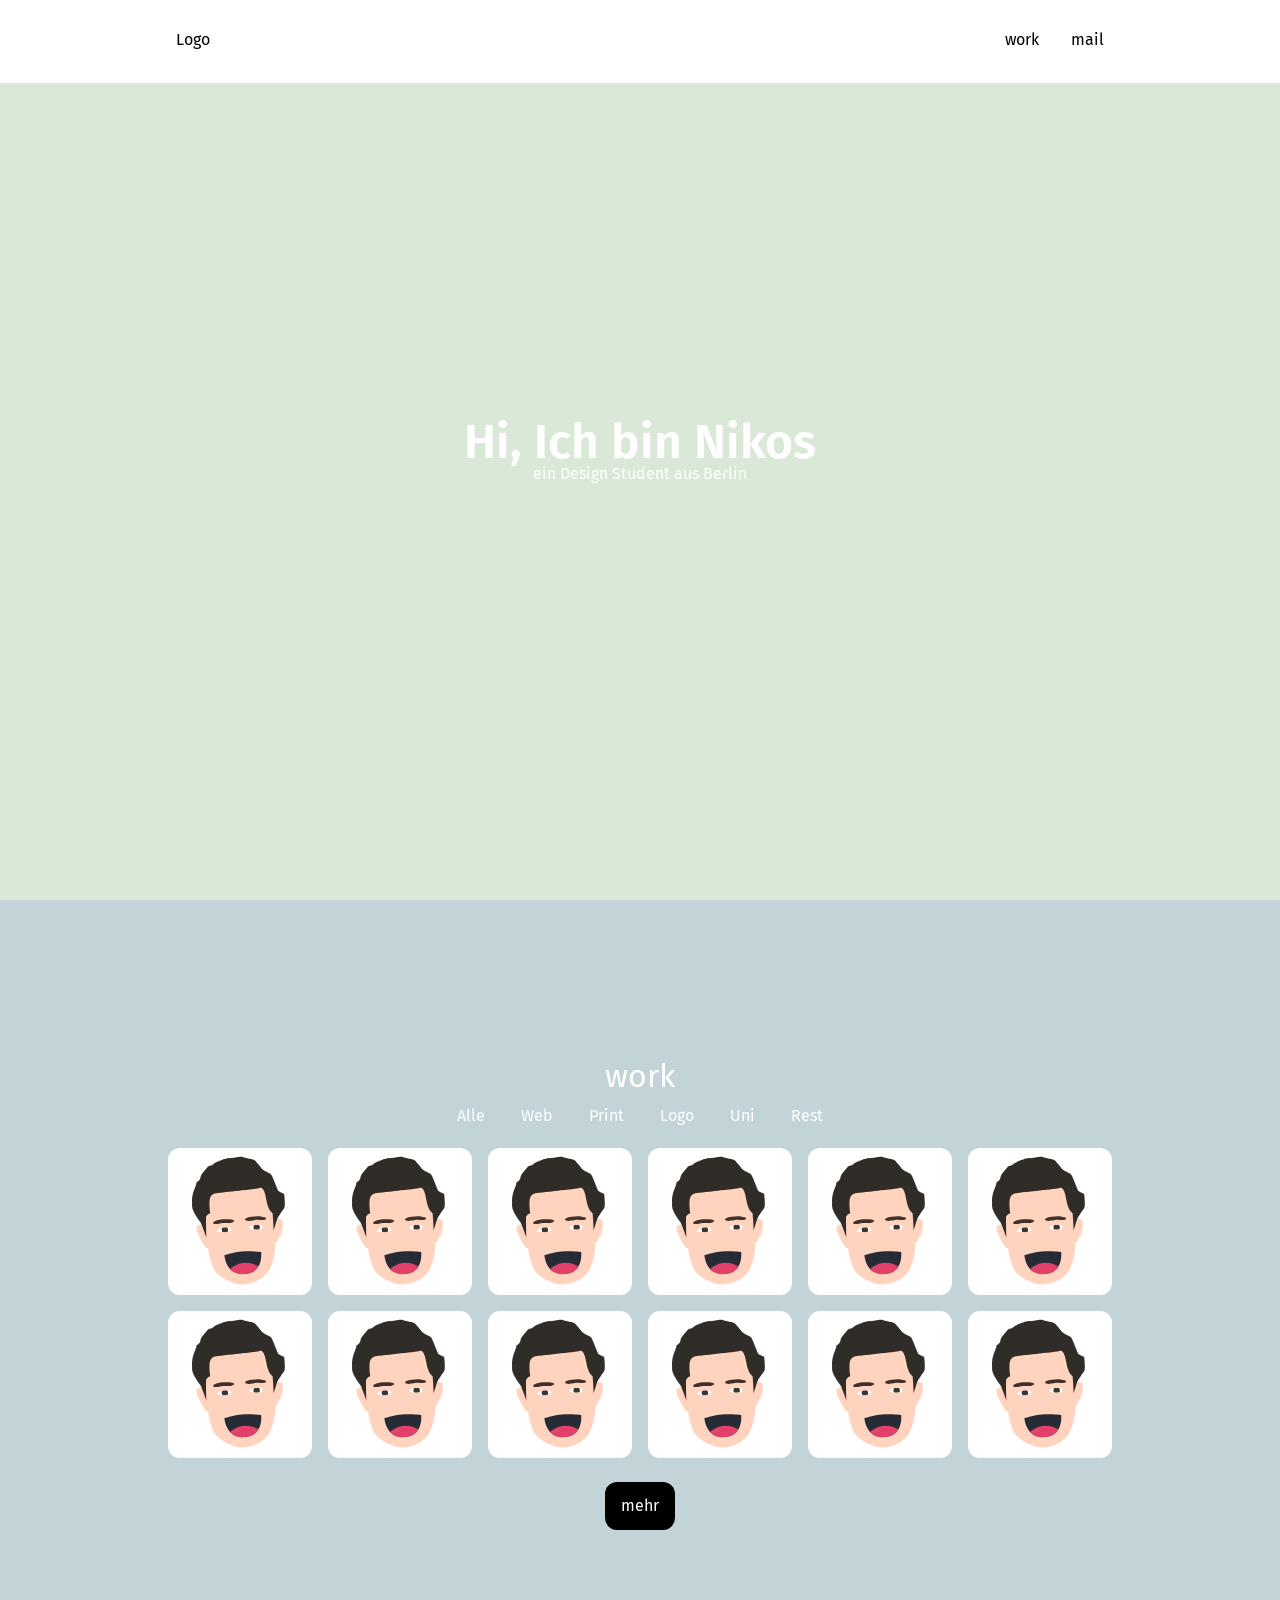
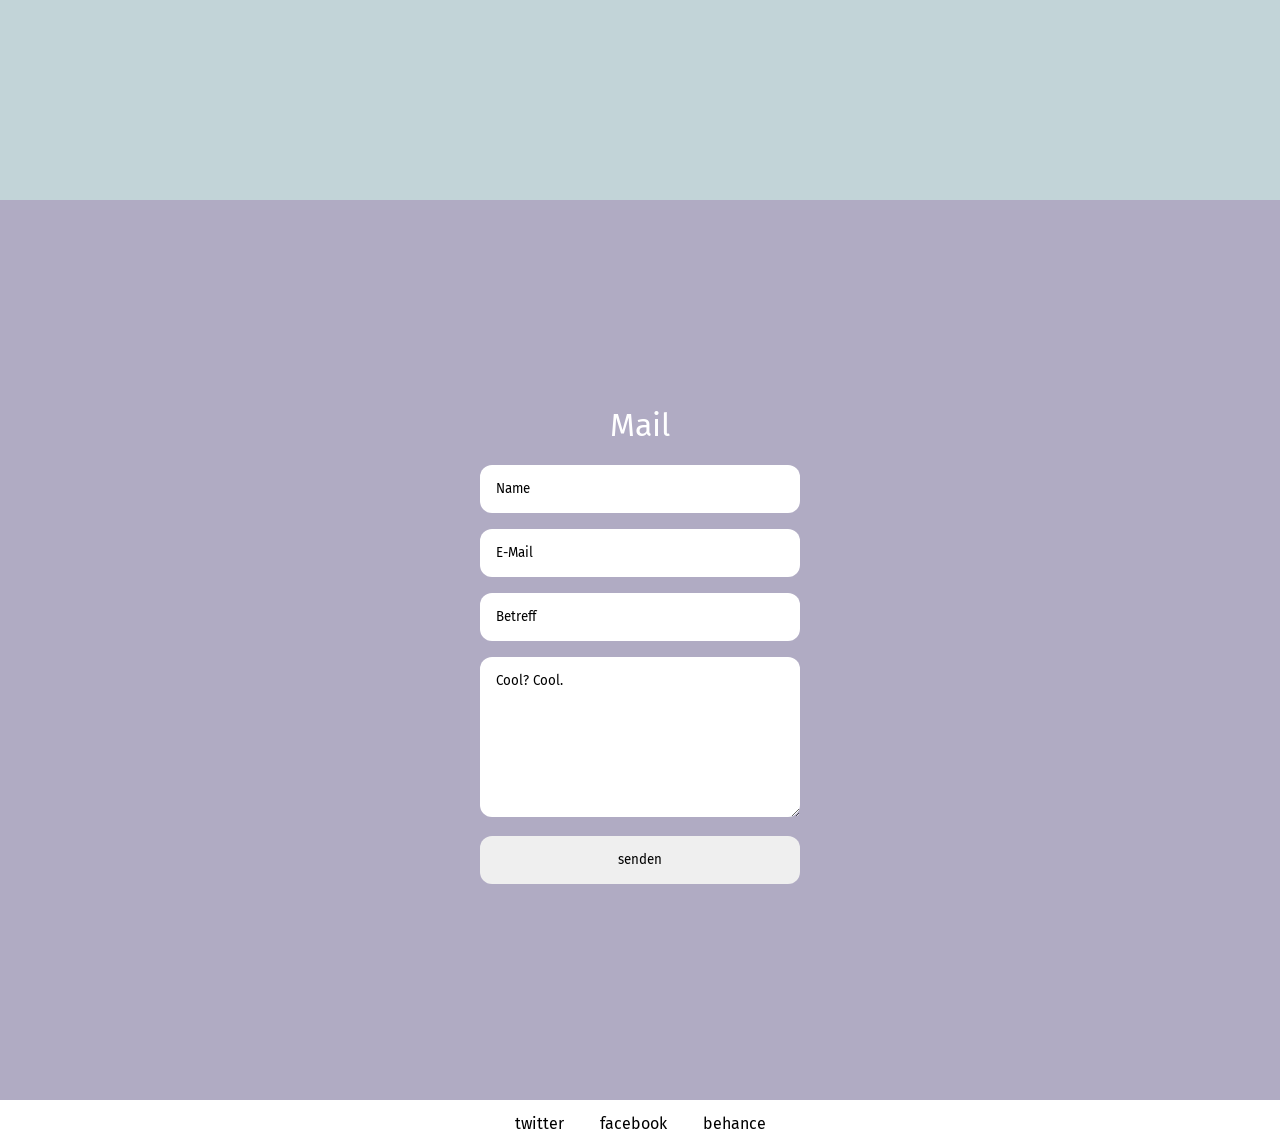
<file: index.html>
<!DOCTYPE html>
<html>

<head>
    <meta charset="utf-8" />
    <meta name="viewport" content="width=device-width, initial-scale=1.0">
    <meta http-equiv="X-UA-Compatible" content="IE=edge,chrome=1" />

    <meta name="author" content="Nikolaos Papathanassopoulos">
    <meta name="copyright" content="&copy; www.papathan.de">

    <meta name="description" content="Portfolio of Nikolaos Papathanassopoulos, communication design student from Berlin, Germany." />
    <meta name="keywords" content="Nikos, Papathan, Nikolaos, Papathanassopoulos, Nikos Papathan, Nikolaos Papathanassopoulos, web design, graphic design, frontend, websites, graphics, illustration, freelance, developer" />
    <title>Nikos Papathanassopoulos</title>
    <meta name="robots" content="index, follow" />

    <link rel="image_src" href="img/logo.svg">
    <link rel="icon" href="img/logo.ico">
    <link href="https://fonts.googleapis.com/css?family=Fira+Sans:300,300i,400,400i,500,500i,700,700i" rel="stylesheet">

    <link rel="stylesheet" href="scss/main.min.css">
</head>

<body>
    <main class="main__wrapper">

        <header class="main__header">
            <div class="container">
                <nav class="main__nav">
                    <ul class="main__nav__navbar">
                        <li class="main__nav__item main__nav__item--logo">
                            <a href="#about" class="main__nav__link main__nav__link--logo">
                                Logo
                            </a>
                        </li>
                        <li class="main__nav__item">
                            <a href="#mail" class="main__nav__link">mail</a>
                        </li>
                        <li class="main__nav__item">
                            <a href="#work" class="main__nav__link">work</a>
                        </li>

                    </ul>
                </nav>
            </div>
        </header>

        <section id="about" class="section section--about">
            <div class="container">
                <article>
                    <h1>Hi, Ich bin Nikos</h1>
                    <p>ein Design Student aus Berlin</p>
                </article>
            </div>
        </section>

        <section id="work" class="section section--work">
            <div class="container">
                <article>
                    <h2>work</h2>
                    <ul class="work__nav">
                        <li class="work__nav__item">
                            <a class="work__nav__item__link" data-filter="*">Alle</a>
                        </li>
                        <li class="work__nav__item">
                            <a class="work__nav__item__link" data-filter="web">Web</a>
                        </li>
                        <li class="work__nav__item">
                            <a class="work__nav__item__link" data-filter="print">Print</a>
                        </li>
                        <li class="work__nav__item">
                            <a class="work__nav__item__link" data-filter="logo">Logo</a>
                        </li>
                        <li class="work__nav__item">
                            <a class="work__nav__item__link" data-filter="uni">Uni</a>
                        </li>
                        <li class="work__nav__item">
                            <a class="work__nav__item__link" data-filter="rest">Rest</a>
                        </li>
                    </ul>

                </article>

                <article>
                    <ul class="work__portfolio">
                        <li class="portfolio__item">
                            <img src="img/logo.svg" alt="">
                        </li>
                        <li class="portfolio__item">
                            <img src="img/logo.svg" alt="">
                        </li>
                        <li class="portfolio__item">
                            <img src="img/logo.svg" alt="">
                        </li>
                        <li class="portfolio__item">
                            <img src="img/logo.svg" alt="">
                        </li>
                        <li class="portfolio__item">
                            <img src="img/logo.svg" alt="">
                        </li>
                        <li class="portfolio__item">
                            <img src="img/logo.svg" alt="">
                        </li>
                        <li class="portfolio__item">
                            <img src="img/logo.svg" alt="">
                        </li>
                        <li class="portfolio__item">
                            <img src="img/logo.svg" alt="">
                        </li>
                        <li class="portfolio__item">
                            <img src="img/logo.svg" alt="">
                        </li>
                        <li class="portfolio__item">
                            <img src="img/logo.svg" alt="">
                        </li>
                        <li class="portfolio__item">
                            <img src="img/logo.svg" alt="">
                        </li>
                        <li class="portfolio__item">
                            <img src="img/logo.svg" alt="">
                        </li>
                        <li class="portfolio__item">
                            <img src="img/logo.svg" alt="">
                        </li>
                        <a class="btn portfolio__button">mehr</a>
                    </ul>
                </article>
            </div>
        </section>

        <section id="mail" class="section section--mail">
            <div class="container">
                <article>
                    <h2>Mail</h2>
                    <form class="mail__form" action="index.html" method="post">
                        <label for=""></label>
                        <input type="" name="name" value="Name">
                        <label for=""></label>
                        <input type="" name="name" value="E-Mail">
                        <label for=""></label>
                        <input type="" name="name" value="Betreff">
                        <label for=""></label>
                        <textarea name="name" rows="8" cols="40">Cool? Cool.</textarea>
                        <input type="button" name="button" value="senden">
                        </button>
                    </form>
                </article>
            </div>

        </section>

        <footer class="main__footer">
            <div class="container">
                <ul class="footer_navbar">
                    <li class="footer__nav__item"><a class="footer__nav__link footer__nav__link--twitter" href="https://twitter.com/">twitter</a></li>
                    <li class="footer__nav__item"><a class="footer__nav__link footer__nav__link--facebook" href="https://www.facebook.com/nikolaos.papathanassopoulos">facebook</a></li>
                    <li class="footer__nav__item"><a class="footer__nav__link footer__nav__link--behance" href="https://www.behance.net/niksda">behance</a></li>
                </ul>
            </div>
        </footer>

    </main>

    <script src="https://ajax.googleapis.com/ajax/libs/jquery/3.1.0/jquery.min.js"></script>
    <script>
    // Das mach ich dannn irgendwann noch fertig
    document.function(){
      $('.portfolio__button').click(){
        $('.portfolio__item').show();
        $('this').hide();
      }
    }
    </script>
</body>

</html>
</file>
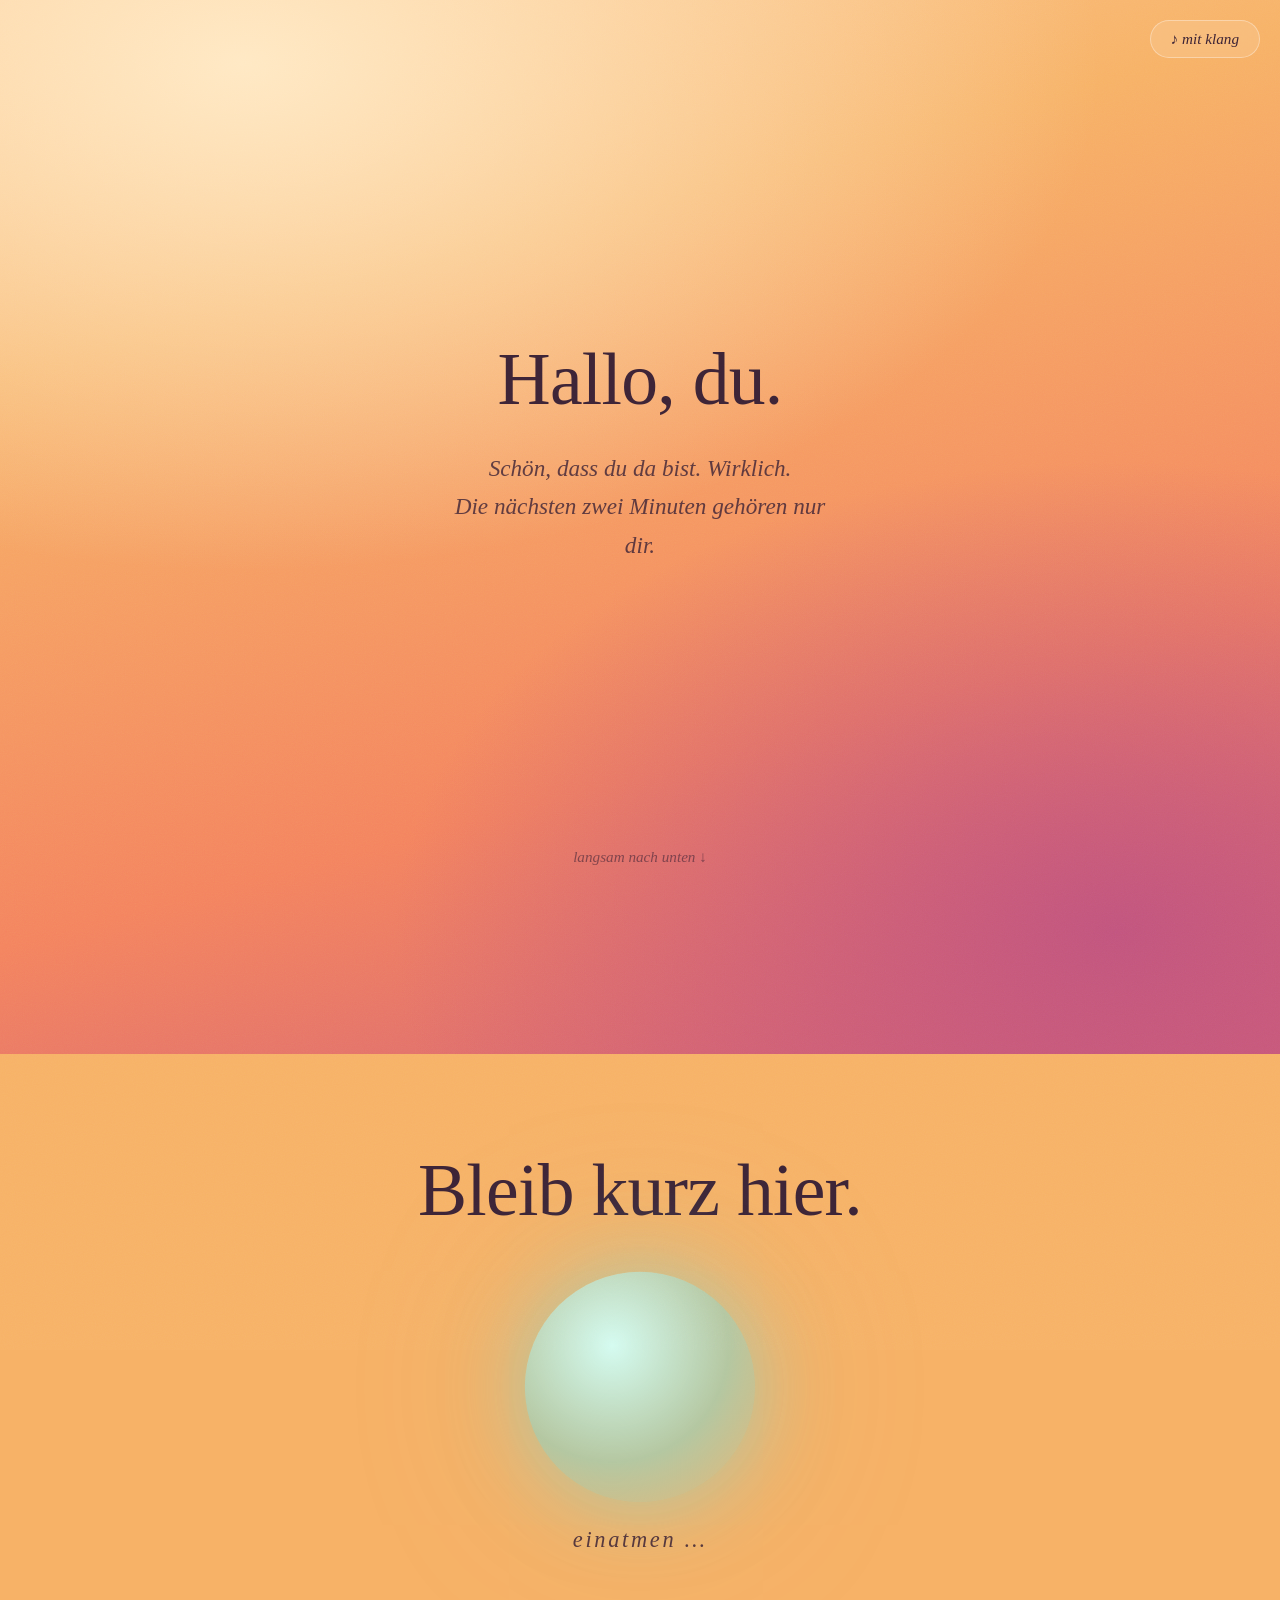
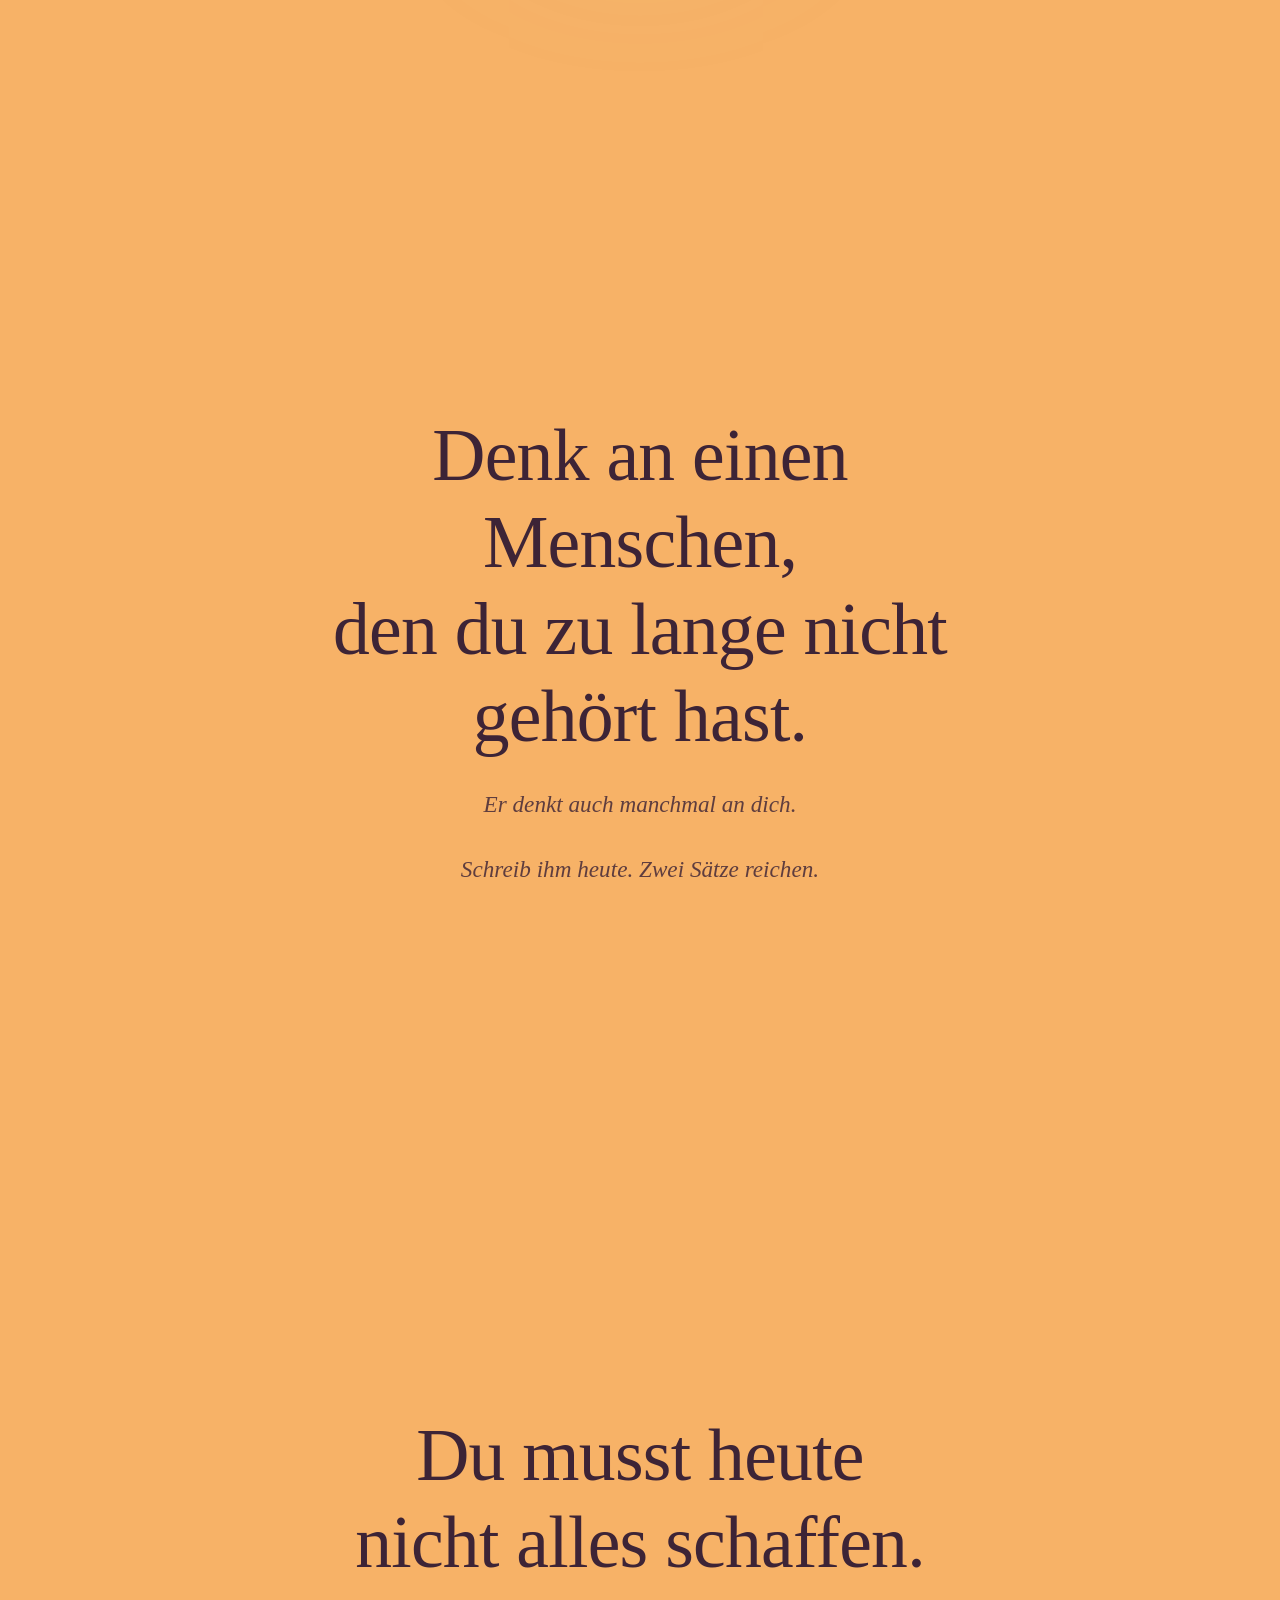
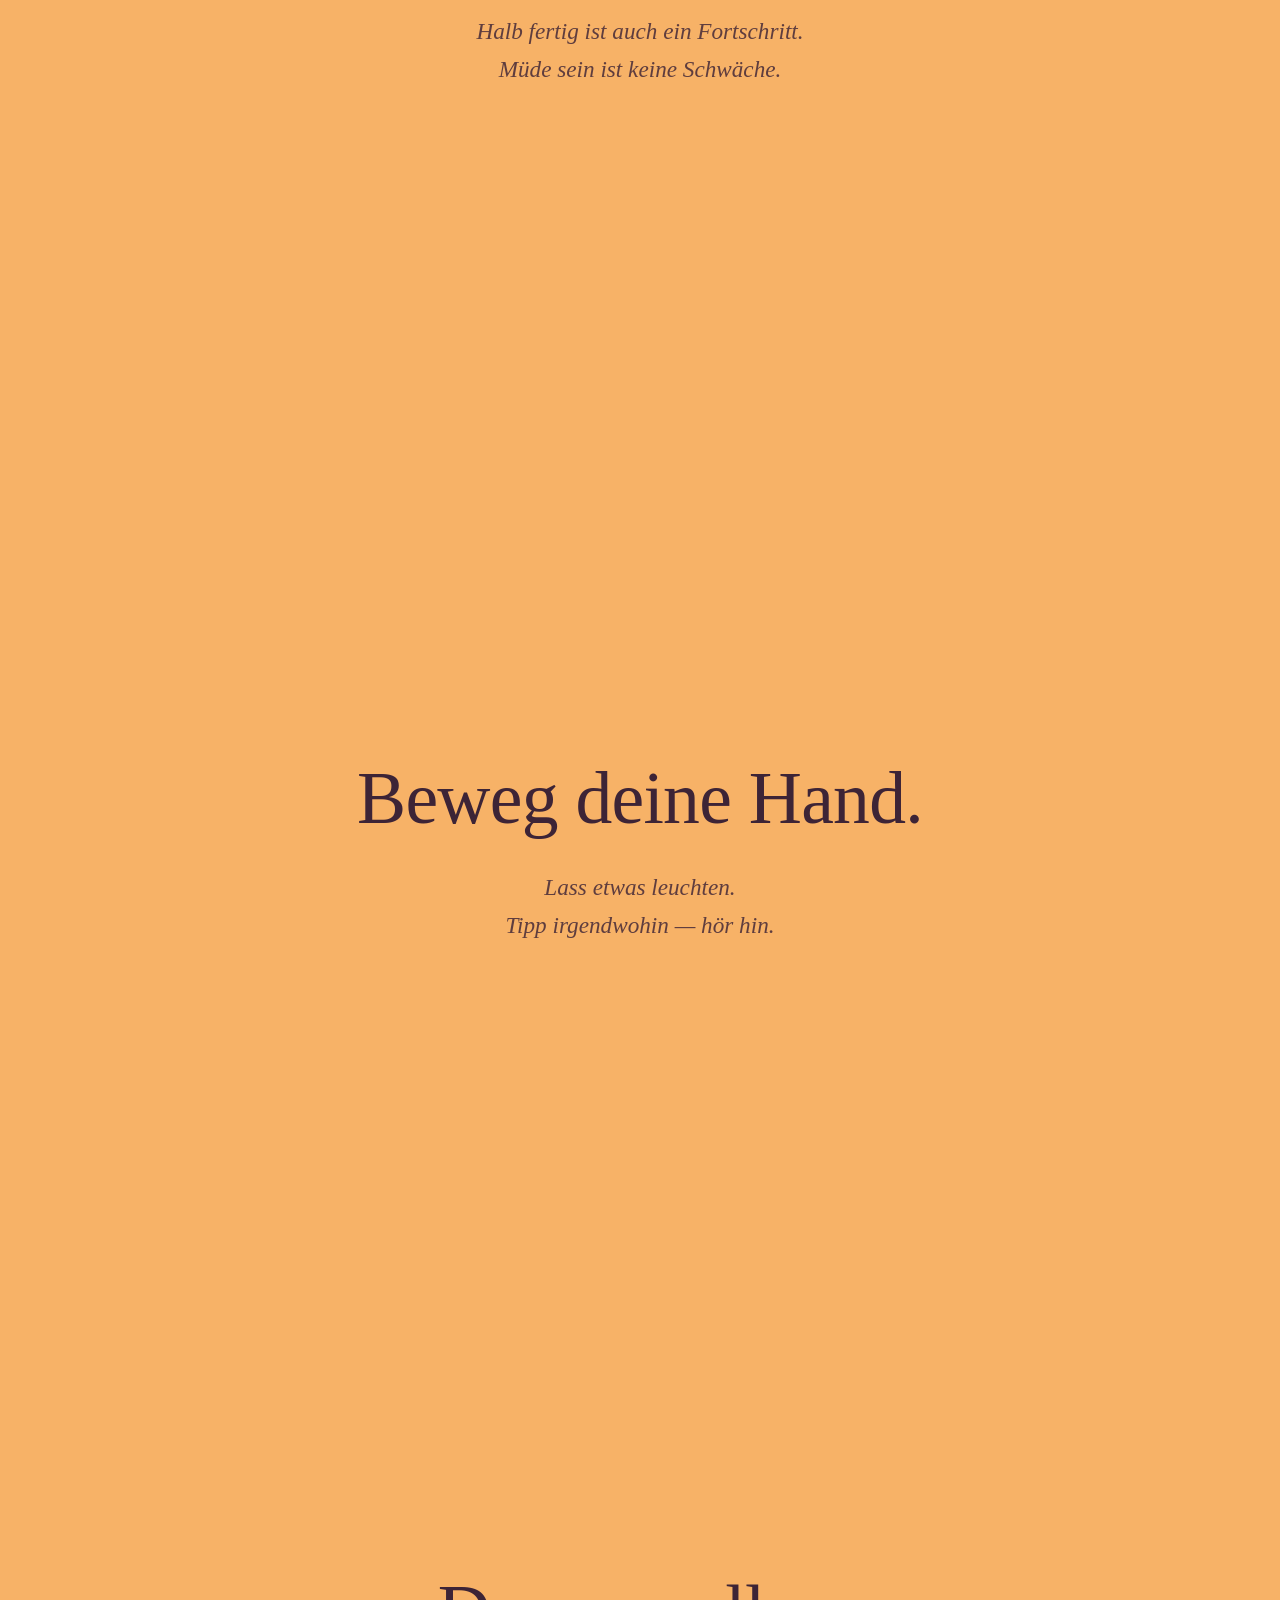
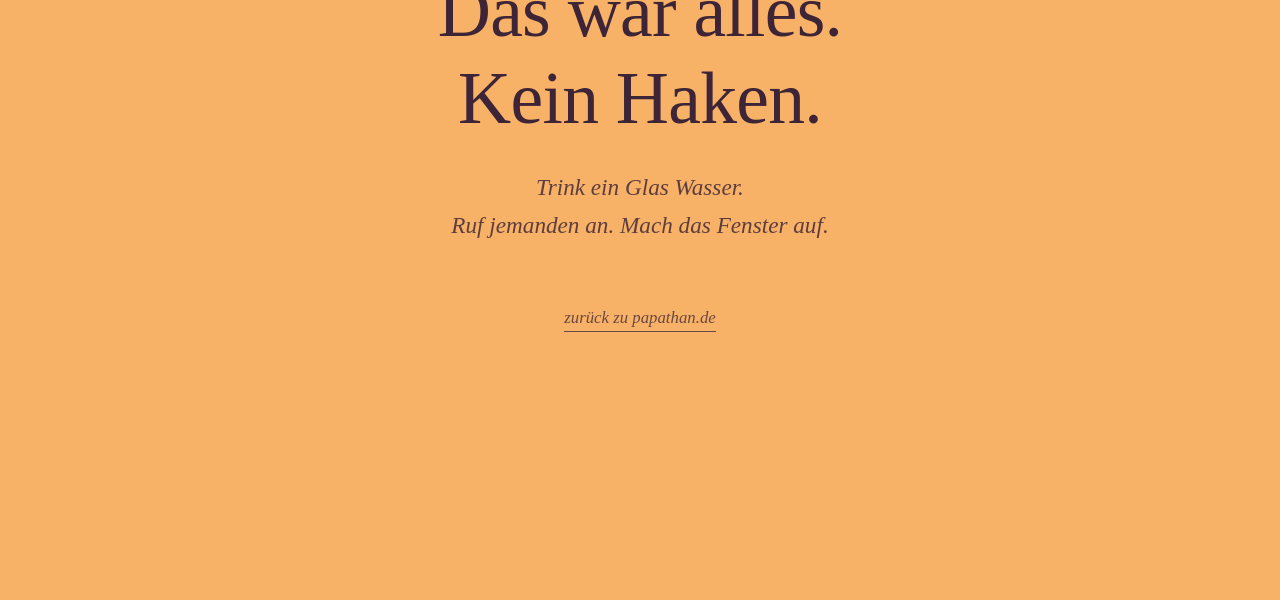
<file: du/index.html>
<!DOCTYPE html>
<html lang="de">

<head>
    <meta charset="utf-8" />
    <meta name="viewport" content="width=device-width, initial-scale=1.0">
    <meta name="author" content="Nikolaos Papathanassopoulos">
    <meta name="description" content="Eine kleine Seite zum Durchatmen. Für dich." />
    <title>du — bleib kurz hier</title>
    <link rel="icon" href="../img/logo.ico">
    <style>
        * { margin: 0; padding: 0; box-sizing: border-box; }

        html {
            scroll-behavior: smooth;
            scroll-snap-type: y proximity;
        }

        body {
            font-family: Georgia, "Times New Roman", serif;
            color: #3d2436;
            overflow-x: hidden;
            background: #f7b267;
            transition: color 1.8s ease;
        }

        body.light-text { color: #f4efe6; }

        ::selection { background: rgba(255, 255, 255, .35); }

        /* ---------- background layers, one per mood, crossfading ---------- */
        .bg {
            position: fixed;
            inset: -12vmax;
            z-index: -2;
            opacity: 0;
            transition: opacity 2.2s ease;
            animation: drift 46s ease-in-out infinite alternate;
        }
        .bg.active { opacity: 1; }

        @keyframes drift {
            from { transform: scale(1) translate(0, 0); }
            to   { transform: scale(1.12) translate(1.5vmax, -2vmax); }
        }

        .bg--dawn {
            background:
                radial-gradient(ellipse 90% 70% at 25% 18%, #ffe9c4 0%, rgba(255, 233, 196, 0) 60%),
                radial-gradient(ellipse 70% 60% at 80% 90%, #c2557e 0%, rgba(194, 85, 126, 0) 65%),
                linear-gradient(165deg, #ffd3a5 0%, #f7b267 35%, #f4845f 70%, #cf5c78 100%);
        }
        .bg--breath {
            background:
                radial-gradient(ellipse 80% 55% at 50% 42%, rgba(126, 217, 210, .28) 0%, rgba(126, 217, 210, 0) 60%),
                radial-gradient(ellipse 90% 80% at 15% 100%, #0c3b42 0%, rgba(12, 59, 66, 0) 70%),
                linear-gradient(180deg, #0a2530 0%, #0f3d46 55%, #14545a 100%);
        }
        .bg--memory {
            background:
                radial-gradient(ellipse 85% 55% at 50% 100%, #f0946c 0%, rgba(240, 148, 108, 0) 60%),
                radial-gradient(ellipse 70% 60% at 75% 15%, #6f3e8f 0%, rgba(111, 62, 143, 0) 65%),
                linear-gradient(175deg, #33204f 0%, #5d3470 45%, #a3547f 78%, #d97b6c 100%);
        }
        .bg--rest {
            background:
                radial-gradient(ellipse 80% 60% at 20% 20%, #f2f4e4 0%, rgba(242, 244, 228, 0) 60%),
                radial-gradient(ellipse 90% 70% at 85% 95%, #7fa075 0%, rgba(127, 160, 117, 0) 65%),
                linear-gradient(160deg, #e6ecd6 0%, #c4d4b0 50%, #98b58c 100%);
        }
        .bg--play {
            background:
                radial-gradient(ellipse 60% 45% at 70% 25%, rgba(94, 74, 178, .5) 0%, rgba(94, 74, 178, 0) 65%),
                radial-gradient(ellipse 55% 40% at 25% 75%, rgba(28, 118, 122, .55) 0%, rgba(28, 118, 122, 0) 65%),
                linear-gradient(180deg, #080b16 0%, #0d1024 60%, #101528 100%);
        }
        .bg--end {
            background:
                radial-gradient(ellipse 80% 60% at 50% 8%, #fff3df 0%, rgba(255, 243, 223, 0) 65%),
                radial-gradient(ellipse 70% 55% at 85% 95%, #f6c2a4 0%, rgba(246, 194, 164, 0) 60%),
                linear-gradient(170deg, #fbf1e3 0%, #f8dfc4 60%, #f2c4ad 100%);
        }

        /* ---------- film grain ---------- */
        .grain {
            position: fixed;
            inset: -50%;
            z-index: 10;
            pointer-events: none;
            opacity: .09;
            mix-blend-mode: overlay;
            background-image: url("data:image/svg+xml,%3Csvg xmlns='http://www.w3.org/2000/svg' width='300' height='300'%3E%3Cfilter id='n'%3E%3CfeTurbulence type='fractalNoise' baseFrequency='0.9' numOctaves='2' stitchTiles='stitch'/%3E%3C/filter%3E%3Crect width='300' height='300' filter='url(%23n)'/%3E%3C/svg%3E");
            animation: grain 700ms steps(3) infinite;
        }
        @keyframes grain {
            0% { transform: translate(0, 0); }
            33% { transform: translate(-2%, 1%); }
            66% { transform: translate(1%, -2%); }
            100% { transform: translate(0, 0); }
        }

        /* ---------- scenes ---------- */
        section {
            min-height: 100vh;
            min-height: 100svh;
            display: flex;
            flex-direction: column;
            align-items: center;
            justify-content: center;
            text-align: center;
            padding: 12vh 24px;
            scroll-snap-align: start;
            position: relative;
        }

        h1, h2 {
            font-weight: 400;
            font-size: clamp(2.2rem, 6.5vw, 4.6rem);
            line-height: 1.18;
            letter-spacing: -.01em;
            max-width: 18ch;
        }

        .sub {
            margin-top: 26px;
            font-size: clamp(1.05rem, 2.6vw, 1.45rem);
            font-style: italic;
            opacity: .82;
            max-width: 34ch;
            line-height: 1.65;
        }

        .line {
            opacity: 0;
            transform: translateY(26px);
            transition: opacity 1.4s ease, transform 1.4s ease;
        }
        .line:nth-child(2) { transition-delay: .5s; }
        .line:nth-child(3) { transition-delay: 1s; }
        section.in .line { opacity: 1; transform: translateY(0); }
        section.in .sub { opacity: .82; }

        /* ---------- scroll hint ---------- */
        .hint {
            position: absolute;
            bottom: 34px;
            left: 50%;
            transform: translateX(-50%);
            font-size: .95rem;
            font-style: italic;
            opacity: .6;
            animation: bob 2.6s ease-in-out infinite;
        }
        @keyframes bob {
            0%, 100% { transform: translate(-50%, 0); }
            50% { transform: translate(-50%, 9px); }
        }

        /* ---------- breathing ---------- */
        .breath-circle {
            width: clamp(120px, 22vw, 180px);
            height: clamp(120px, 22vw, 180px);
            margin: 7vh auto 0;
            border-radius: 50%;
            background: radial-gradient(circle at 38% 32%, rgba(210, 255, 248, .95), rgba(126, 217, 210, .55) 55%, rgba(126, 217, 210, .12) 100%);
            box-shadow:
                0 0 60px rgba(126, 217, 210, .5),
                0 0 140px rgba(126, 217, 210, .25);
            transform: scale(.72);
            transition: transform 4s cubic-bezier(.45, .02, .55, .98);
        }
        .breath-circle.inhale { transform: scale(1.28); }

        .breath-label {
            margin-top: 5.5vh;
            font-style: italic;
            font-size: clamp(1.1rem, 2.6vw, 1.4rem);
            letter-spacing: .12em;
            opacity: .85;
            transition: opacity .9s ease;
        }
        .breath-label.fade { opacity: .15; }

        /* ---------- sound button ---------- */
        .sound-btn {
            position: fixed;
            top: 20px;
            right: 20px;
            z-index: 20;
            font-family: inherit;
            font-style: italic;
            font-size: .95rem;
            color: inherit;
            background: rgba(255, 255, 255, .12);
            border: 1px solid rgba(255, 255, 255, .35);
            backdrop-filter: blur(8px);
            border-radius: 999px;
            padding: 9px 20px;
            cursor: pointer;
            transition: background .4s, transform .2s;
        }
        .sound-btn:hover { background: rgba(255, 255, 255, .22); transform: scale(1.04); }

        /* ---------- light trail & ripples ---------- */
        .glow {
            position: fixed;
            z-index: 5;
            width: 30px;
            height: 30px;
            margin: -15px 0 0 -15px;
            border-radius: 50%;
            pointer-events: none;
            background: radial-gradient(circle, rgba(255, 250, 235, .85) 0%, rgba(255, 250, 235, 0) 70%);
            mix-blend-mode: screen;
            animation: glowfade 1.6s ease-out forwards;
        }
        @keyframes glowfade {
            from { opacity: .9; transform: scale(.6); }
            to   { opacity: 0; transform: scale(2.4) translateY(-14px); }
        }

        .ripple {
            position: fixed;
            z-index: 5;
            width: 24px;
            height: 24px;
            margin: -12px 0 0 -12px;
            border-radius: 50%;
            pointer-events: none;
            border: 1.5px solid rgba(255, 250, 235, .8);
            mix-blend-mode: screen;
            animation: ripple 1.1s ease-out forwards;
        }
        @keyframes ripple {
            from { opacity: .85; transform: scale(.4); }
            to   { opacity: 0; transform: scale(11); }
        }

        /* ---------- end link ---------- */
        .back {
            margin-top: 7vh;
            display: inline-block;
            font-style: italic;
            font-size: 1.05rem;
            color: inherit;
            text-decoration: none;
            border-bottom: 1px solid currentColor;
            padding-bottom: 3px;
            opacity: .75;
            transition: opacity .3s;
        }
        .back:hover { opacity: 1; }

        @media (prefers-reduced-motion: reduce) {
            html { scroll-behavior: auto; }
            .bg, .grain, .hint { animation: none; }
            .breath-circle { transition-duration: 6s; }
            .line { transition-duration: .01s; }
        }
    </style>
</head>

<body>

    <div class="bg bg--dawn active" data-mood="dawn"></div>
    <div class="bg bg--breath" data-mood="breath"></div>
    <div class="bg bg--memory" data-mood="memory"></div>
    <div class="bg bg--rest" data-mood="rest"></div>
    <div class="bg bg--play" data-mood="play"></div>
    <div class="bg bg--end" data-mood="end"></div>
    <div class="grain"></div>

    <button class="sound-btn" id="soundBtn">♪ mit klang</button>

    <section data-mood="dawn" class="in">
        <h1 class="line">Hallo, du.</h1>
        <p class="sub line">Schön, dass du da bist. Wirklich.<br>Die nächsten zwei Minuten gehören nur dir.</p>
        <div class="hint">langsam nach unten ↓</div>
    </section>

    <section data-mood="breath">
        <h2 class="line">Bleib kurz hier.</h2>
        <div class="line">
            <div class="breath-circle" id="breathCircle"></div>
            <div class="breath-label" id="breathLabel">einatmen …</div>
        </div>
    </section>

    <section data-mood="memory">
        <h2 class="line">Denk an einen Menschen,<br>den du zu lange nicht gehört hast.</h2>
        <p class="sub line">Er denkt auch manchmal an dich.</p>
        <p class="sub line">Schreib ihm heute. Zwei Sätze reichen.</p>
    </section>

    <section data-mood="rest">
        <h2 class="line">Du musst heute<br>nicht alles schaffen.</h2>
        <p class="sub line">Halb fertig ist auch ein Fortschritt.<br>Müde sein ist keine Schwäche.</p>
    </section>

    <section data-mood="play">
        <h2 class="line">Beweg deine Hand.</h2>
        <p class="sub line">Lass etwas leuchten.<br>Tipp irgendwohin — hör hin.</p>
    </section>

    <section data-mood="end">
        <h2 class="line">Das war alles.<br>Kein Haken.</h2>
        <p class="sub line">Trink ein Glas Wasser.<br>Ruf jemanden an. Mach das Fenster auf.</p>
        <div class="line">
            <a class="back" href="../">zurück zu papathan.de</a>
        </div>
    </section>

    <script>
    (function () {
        "use strict";

        var reducedMotion = window.matchMedia("(prefers-reduced-motion: reduce)").matches;

        /* ================= sound ================= */
        var ctx = null, master = null, padGain = null, filter = null, voices = [];
        var audioOn = false;
        var soundBtn = document.getElementById("soundBtn");

        // one warm chord per mood: [root, fifth, octave]
        var chords = {
            dawn:   [110.00, 164.81, 220.00],
            breath: [73.42, 110.00, 146.83],
            memory: [87.31, 130.81, 174.61],
            rest:   [98.00, 146.83, 196.00],
            play:   [82.41, 123.47, 164.81],
            end:    [110.00, 164.81, 220.00]
        };
        var pentatonic = [440, 523.25, 587.33, 659.25, 783.99, 880];

        function initAudio() {
            ctx = new (window.AudioContext || window.webkitAudioContext)();
            master = ctx.createGain();
            master.gain.value = 0;
            master.connect(ctx.destination);

            filter = ctx.createBiquadFilter();
            filter.type = "lowpass";
            filter.frequency.value = 520;
            filter.Q.value = 0.6;

            padGain = ctx.createGain();
            padGain.gain.value = 0.5;
            filter.connect(padGain);
            padGain.connect(master);

            chords.dawn.forEach(function (f, i) {
                var osc = ctx.createOscillator();
                osc.type = "triangle";
                osc.frequency.value = f;
                osc.detune.value = (i - 1) * 4; // gentle chorus
                var g = ctx.createGain();
                g.gain.value = 0.055;
                osc.connect(g);
                g.connect(filter);
                osc.start();
                voices.push(osc);
            });

            // slow breathing of the filter, so the pad never stands still
            var lfo = ctx.createOscillator();
            lfo.frequency.value = 0.06;
            var lfoGain = ctx.createGain();
            lfoGain.gain.value = 160;
            lfo.connect(lfoGain);
            lfoGain.connect(filter.frequency);
            lfo.start();
        }

        function setChord(mood) {
            if (!ctx || !chords[mood]) return;
            chords[mood].forEach(function (f, i) {
                if (voices[i]) voices[i].frequency.setTargetAtTime(f, ctx.currentTime, 2.2);
            });
        }

        function chime(x) {
            if (!ctx || !audioOn) return;
            var idx = Math.floor((x / window.innerWidth) * pentatonic.length);
            var f = pentatonic[Math.min(idx, pentatonic.length - 1)];
            [f, f * 2.003].forEach(function (freq, i) {
                var osc = ctx.createOscillator();
                osc.type = "sine";
                osc.frequency.value = freq;
                var g = ctx.createGain();
                g.gain.setValueAtTime(i === 0 ? 0.12 : 0.04, ctx.currentTime);
                g.gain.exponentialRampToValueAtTime(0.0001, ctx.currentTime + 2.2);
                osc.connect(g);
                g.connect(master);
                osc.start();
                osc.stop(ctx.currentTime + 2.3);
            });
        }

        soundBtn.addEventListener("click", function () {
            if (!ctx) initAudio();
            if (ctx.state === "suspended") ctx.resume();
            audioOn = !audioOn;
            master.gain.setTargetAtTime(audioOn ? 0.6 : 0, ctx.currentTime, 0.8);
            soundBtn.textContent = audioOn ? "♪ klang aus" : "♪ mit klang";
            if (audioOn) setChord(currentMood);
        });

        /* ================= moods: crossfade bg, text color, chord ================= */
        var currentMood = "dawn";
        var darkMoods = { breath: 1, memory: 1, play: 1 };
        var bgs = document.querySelectorAll(".bg");

        function setMood(mood) {
            if (mood === currentMood) return;
            currentMood = mood;
            Array.prototype.forEach.call(bgs, function (b) {
                b.classList.toggle("active", b.getAttribute("data-mood") === mood);
            });
            document.body.classList.toggle("light-text", !!darkMoods[mood]);
            setChord(mood);
        }

        var sections = document.querySelectorAll("section");
        var observer = new IntersectionObserver(function (entries) {
            entries.forEach(function (e) {
                if (e.isIntersecting) {
                    e.target.classList.add("in");
                    setMood(e.target.getAttribute("data-mood"));
                }
            });
        }, { threshold: 0.45 });
        Array.prototype.forEach.call(sections, function (s) { observer.observe(s); });

        /* ================= breathing (4s in, 4s out) ================= */
        var circle = document.getElementById("breathCircle");
        var label = document.getElementById("breathLabel");
        var inhale = false;

        function breathe() {
            inhale = !inhale;
            circle.classList.toggle("inhale", inhale);
            label.classList.add("fade");
            setTimeout(function () {
                label.textContent = inhale ? "einatmen …" : "… und ausatmen";
                label.classList.remove("fade");
            }, 500);
            // the pad breathes with you
            if (ctx && audioOn && currentMood === "breath") {
                padGain.gain.setTargetAtTime(inhale ? 0.75 : 0.38, ctx.currentTime, 1.6);
            }
        }
        breathe();
        setInterval(breathe, 4000);

        /* ================= light trail ================= */
        var lastGlow = 0;
        document.addEventListener("pointermove", function (e) {
            if (reducedMotion) return;
            var now = Date.now();
            if (now - lastGlow < 36) return;
            lastGlow = now;
            var g = document.createElement("div");
            g.className = "glow";
            g.style.left = e.clientX + "px";
            g.style.top = e.clientY + "px";
            document.body.appendChild(g);
            setTimeout(function () { g.remove(); }, 1650);
        }, { passive: true });

        /* ================= ripples + chime on touch/click ================= */
        document.addEventListener("pointerdown", function (e) {
            if (e.target.closest("a, button")) return;
            var r = document.createElement("div");
            r.className = "ripple";
            r.style.left = e.clientX + "px";
            r.style.top = e.clientY + "px";
            document.body.appendChild(r);
            setTimeout(function () { r.remove(); }, 1150);
            chime(e.clientX);
        }, { passive: true });
    })();
    </script>
</body>

</html>
</file>
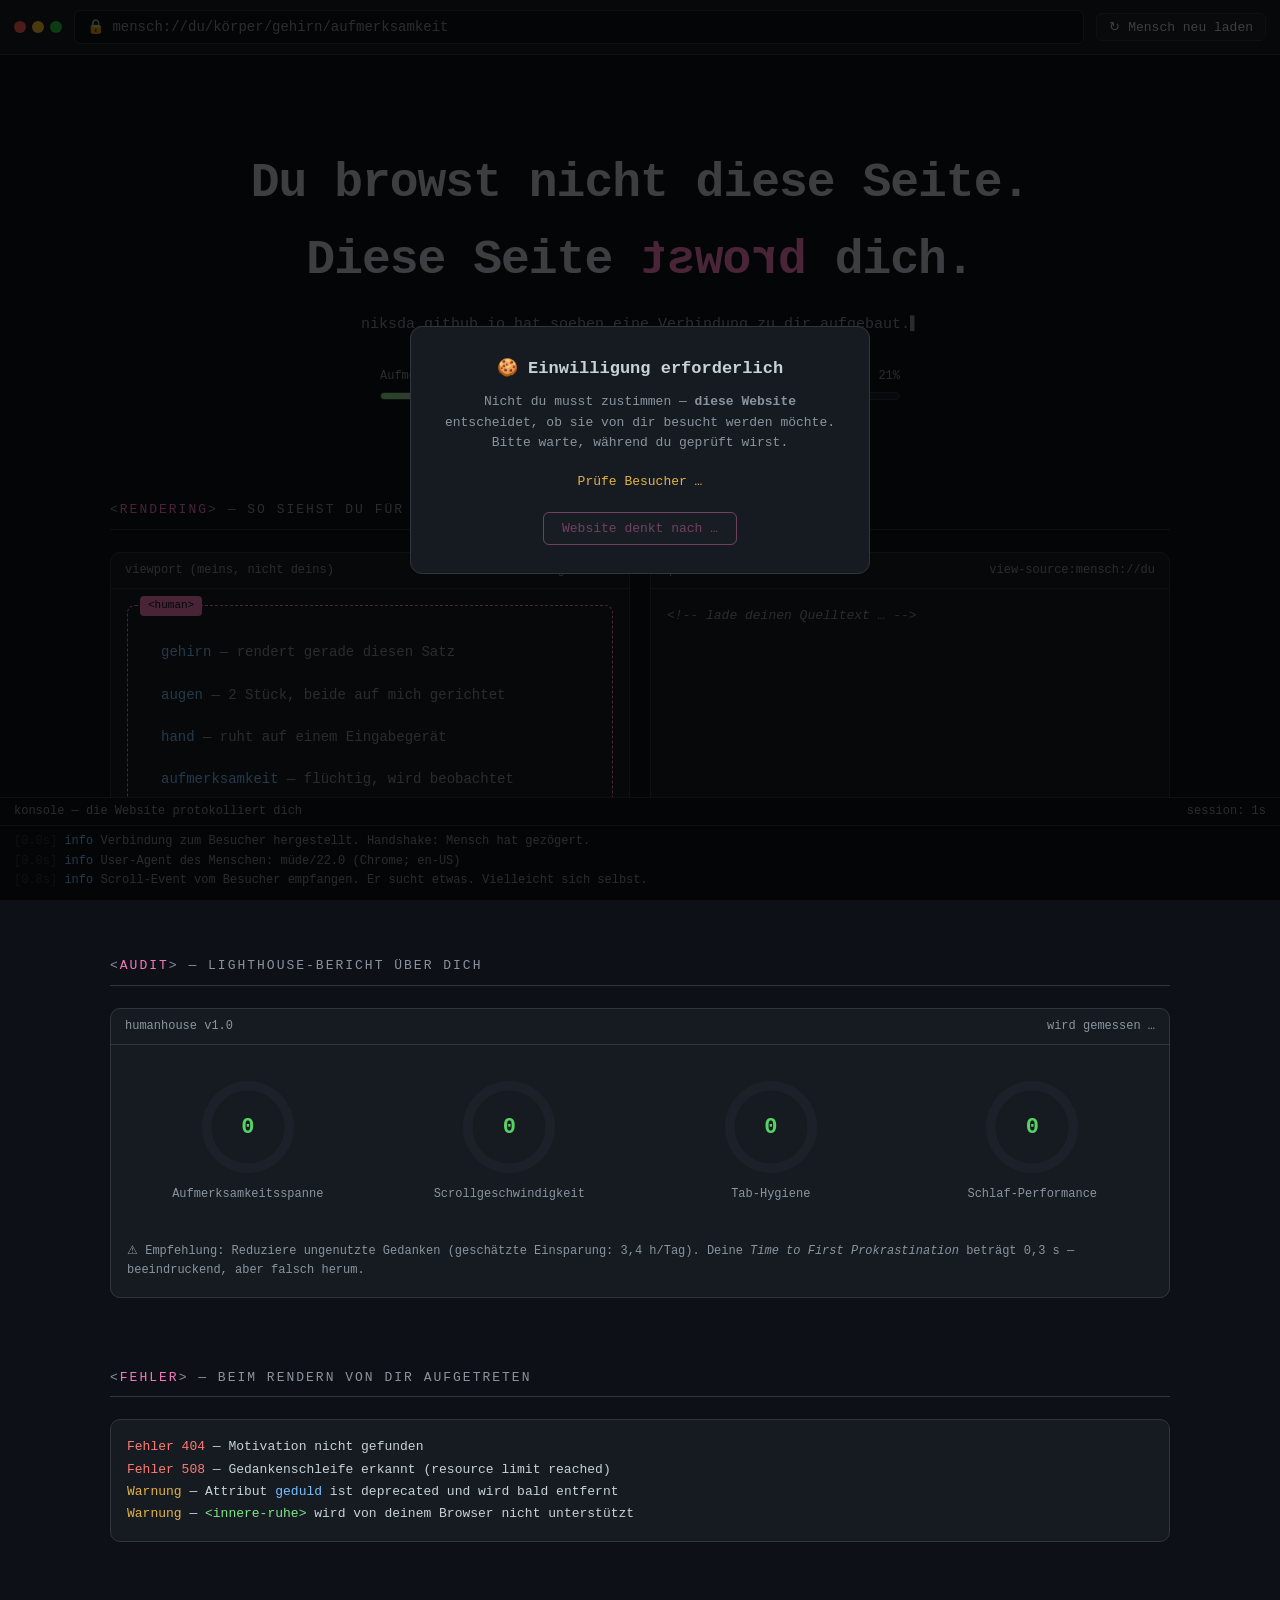
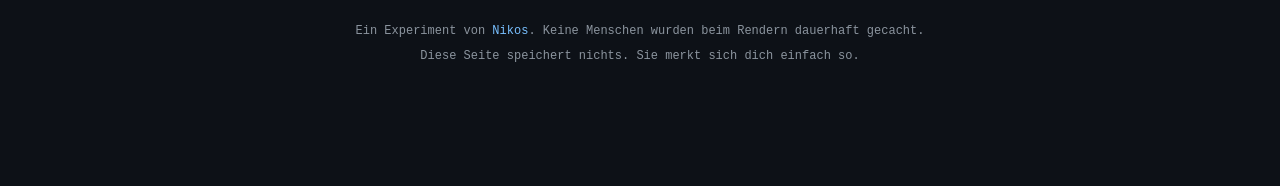
<file: du.html>
<!DOCTYPE html>
<html lang="de">

<head>
    <meta charset="utf-8" />
    <meta name="viewport" content="width=device-width, initial-scale=1.0">
    <meta name="author" content="Nikolaos Papathanassopoulos">
    <meta name="description" content="Du browst nicht diese Website. Diese Website browst dich." />
    <meta name="robots" content="index, follow" />
    <title>du.html — Mensch wird gerendert</title>
    <link rel="icon" href="img/logo.ico">
    <style>
        :root {
            --bg: #0d1117;
            --panel: #161b22;
            --panel2: #1c2129;
            --border: #30363d;
            --text: #c9d1d9;
            --dim: #8b949e;
            --tag: #7ee787;
            --attr: #79c0ff;
            --val: #a5d6ff;
            --accent: #f778ba;
            --warn: #e3b341;
            --err: #ff7b72;
            --ok: #56d364;
            --mono: "SFMono-Regular", "Fira Code", Consolas, "Liberation Mono", Menlo, monospace;
        }

        * { margin: 0; padding: 0; box-sizing: border-box; }

        html { scrollbar-width: thin; }

        body {
            background: var(--bg);
            color: var(--text);
            font-family: var(--mono);
            font-size: 14px;
            line-height: 1.6;
            cursor: crosshair;
            overflow-x: hidden;
        }

        ::selection { background: var(--accent); color: var(--bg); }

        /* ---------- fake browser chrome (the website's browser, browsing you) ---------- */
        .chrome {
            position: sticky;
            top: 0;
            z-index: 50;
            background: var(--panel);
            border-bottom: 1px solid var(--border);
            padding: 10px 14px;
            display: flex;
            align-items: center;
            gap: 12px;
        }

        .chrome__dots { display: flex; gap: 6px; flex-shrink: 0; }
        .chrome__dot { width: 12px; height: 12px; border-radius: 50%; }
        .chrome__dot--r { background: #ff5f56; }
        .chrome__dot--y { background: #ffbd2e; }
        .chrome__dot--g { background: #27c93f; }

        .chrome__url {
            flex: 1;
            background: var(--bg);
            border: 1px solid var(--border);
            border-radius: 6px;
            padding: 5px 12px;
            color: var(--dim);
            white-space: nowrap;
            overflow: hidden;
            text-overflow: ellipsis;
        }
        .chrome__url .lock { color: var(--ok); }

        .chrome__reload {
            background: var(--panel2);
            border: 1px solid var(--border);
            color: var(--text);
            border-radius: 6px;
            padding: 5px 12px;
            font-family: var(--mono);
            font-size: 13px;
            cursor: pointer;
            white-space: nowrap;
        }
        .chrome__reload:hover { border-color: var(--accent); color: var(--accent); }

        .wrap {
            max-width: 1100px;
            margin: 0 auto;
            padding: 40px 20px 120px;
        }

        /* ---------- hero ---------- */
        .hero { text-align: center; padding: 50px 0 30px; }
        .hero h1 {
            font-size: clamp(26px, 5vw, 48px);
            font-weight: 700;
            letter-spacing: -1px;
        }
        .hero h1 .flip { color: var(--accent); display: inline-block; transform: scaleX(-1); }
        .hero p { color: var(--dim); margin-top: 14px; font-size: 15px; }
        .hero .blink { animation: blink 1.1s steps(1) infinite; }
        @keyframes blink { 50% { opacity: 0; } }

        /* ---------- loading the human ---------- */
        .loadbar { max-width: 520px; margin: 30px auto 0; text-align: left; }
        .loadbar__label { color: var(--dim); font-size: 12px; display: flex; justify-content: space-between; }
        .loadbar__track {
            margin-top: 6px;
            height: 8px;
            background: var(--panel2);
            border: 1px solid var(--border);
            border-radius: 99px;
            overflow: hidden;
        }
        .loadbar__fill {
            height: 100%;
            width: 0%;
            background: linear-gradient(90deg, var(--tag), var(--accent));
            transition: width .4s ease;
        }

        /* ---------- sections ---------- */
        .section { margin-top: 70px; }
        .section > h2 {
            font-size: 13px;
            font-weight: 400;
            color: var(--dim);
            text-transform: uppercase;
            letter-spacing: 2px;
            border-bottom: 1px solid var(--border);
            padding-bottom: 8px;
            margin-bottom: 22px;
        }
        .section > h2 b { color: var(--accent); font-weight: 400; }

        .grid { display: grid; grid-template-columns: 1fr 1fr; gap: 20px; }
        @media (max-width: 820px) { .grid { grid-template-columns: 1fr; } }

        .panel {
            background: var(--panel);
            border: 1px solid var(--border);
            border-radius: 10px;
            overflow: hidden;
        }
        .panel__head {
            padding: 8px 14px;
            border-bottom: 1px solid var(--border);
            color: var(--dim);
            font-size: 12px;
            display: flex;
            justify-content: space-between;
            align-items: center;
        }
        .panel__body { padding: 16px; overflow-x: auto; }

        /* ---------- the rendered human ---------- */
        .human {
            border: 1px dashed var(--accent);
            border-radius: 8px;
            padding: 22px;
            position: relative;
            transition: box-shadow .3s, background .3s;
        }
        .human.is-hovered {
            background: rgba(247, 120, 186, .07);
            box-shadow: 0 0 0 3px rgba(247, 120, 186, .25);
        }
        .human__badge {
            position: absolute;
            top: -10px;
            left: 12px;
            background: var(--accent);
            color: var(--bg);
            font-size: 11px;
            padding: 1px 8px;
            border-radius: 4px;
        }
        .human__part {
            padding: 6px 10px;
            margin: 6px 0;
            border: 1px solid transparent;
            border-radius: 6px;
            color: var(--dim);
            transition: all .25s;
        }
        .human__part.is-inspected {
            border-color: var(--attr);
            background: rgba(121, 192, 255, .08);
            color: var(--text);
        }
        .human__part .k { color: var(--attr); }

        /* ---------- source code of you ---------- */
        .src { white-space: pre; font-size: 13px; line-height: 1.7; }
        .src .t { color: var(--tag); }
        .src .a { color: var(--attr); }
        .src .v { color: var(--val); }
        .src .c { color: var(--dim); font-style: italic; }

        /* ---------- audit ---------- */
        .audit {
            display: grid;
            grid-template-columns: repeat(auto-fit, minmax(150px, 1fr));
            gap: 20px;
        }
        .score { text-align: center; padding: 20px 10px; }
        .score__ring {
            width: 92px;
            height: 92px;
            margin: 0 auto;
            border-radius: 50%;
            display: grid;
            place-items: center;
            position: relative;
            background:
                radial-gradient(closest-side, var(--panel) 79%, transparent 80% 100%),
                conic-gradient(var(--ring-color, var(--ok)) calc(var(--p, 0) * 1%), var(--panel2) 0);
        }
        .score__num { font-size: 22px; font-weight: 700; color: var(--ring-color, var(--ok)); }
        .score__label { margin-top: 12px; color: var(--dim); font-size: 12px; }

        /* ---------- console ---------- */
        .console {
            position: fixed;
            bottom: 0;
            left: 0;
            right: 0;
            z-index: 40;
            background: rgba(13, 17, 23, .96);
            backdrop-filter: blur(4px);
            border-top: 1px solid var(--border);
            font-size: 12px;
            max-height: 130px;
            display: flex;
            flex-direction: column;
        }
        .console__head {
            padding: 4px 14px;
            color: var(--dim);
            border-bottom: 1px solid var(--border);
            display: flex;
            justify-content: space-between;
        }
        .console__body { overflow-y: auto; padding: 6px 14px 10px; }
        .console__line { color: var(--dim); }
        .console__line .time { color: var(--border); }
        .console__line .lvl-info { color: var(--attr); }
        .console__line .lvl-warn { color: var(--warn); }
        .console__line .lvl-err { color: var(--err); }

        /* ---------- website's own cursor ---------- */
        .site-cursor {
            position: fixed;
            z-index: 100;
            width: 22px;
            height: 22px;
            pointer-events: none;
            transition: transform .12s;
            filter: drop-shadow(0 2px 4px rgba(0,0,0,.6));
        }
        .site-cursor.is-clicking { transform: scale(.75); }
        .site-cursor__label {
            position: absolute;
            top: 22px;
            left: 14px;
            background: var(--accent);
            color: var(--bg);
            font-size: 10px;
            padding: 1px 6px;
            border-radius: 3px;
            white-space: nowrap;
        }

        /* ---------- consent modal (the site consents to YOU) ---------- */
        .consent {
            position: fixed;
            inset: 0;
            z-index: 200;
            background: rgba(0, 0, 0, .7);
            display: grid;
            place-items: center;
            padding: 20px;
        }
        .consent[hidden] { display: none; }
        .consent__box {
            background: var(--panel);
            border: 1px solid var(--border);
            border-radius: 12px;
            max-width: 460px;
            padding: 28px;
            text-align: center;
        }
        .consent__box h3 { font-size: 17px; margin-bottom: 10px; }
        .consent__box p { color: var(--dim); font-size: 13px; margin-bottom: 18px; }
        .consent__status { color: var(--warn); font-size: 13px; min-height: 40px; }
        .btn {
            background: var(--panel2);
            border: 1px solid var(--border);
            color: var(--text);
            font-family: var(--mono);
            font-size: 13px;
            border-radius: 6px;
            padding: 8px 18px;
            cursor: pointer;
        }
        .btn[disabled] { opacity: .4; cursor: not-allowed; }
        .btn--accent { border-color: var(--accent); color: var(--accent); }

        /* ---------- reload overlay ---------- */
        .reload-overlay {
            position: fixed;
            inset: 0;
            z-index: 300;
            background: rgba(13, 17, 23, .92);
            display: grid;
            place-items: center;
            text-align: center;
        }
        .reload-overlay[hidden] { display: none; }
        .spinner {
            width: 44px;
            height: 44px;
            margin: 0 auto 18px;
            border: 3px solid var(--panel2);
            border-top-color: var(--accent);
            border-radius: 50%;
            animation: spin .8s linear infinite;
        }
        @keyframes spin { to { transform: rotate(360deg); } }

        .footer {
            margin-top: 80px;
            text-align: center;
            color: var(--dim);
            font-size: 12px;
        }
        .footer a { color: var(--attr); text-decoration: none; }
    </style>
</head>

<body>

    <!-- the website's browser. it is currently visiting you. -->
    <div class="chrome">
        <div class="chrome__dots">
            <span class="chrome__dot chrome__dot--r"></span>
            <span class="chrome__dot chrome__dot--y"></span>
            <span class="chrome__dot chrome__dot--g"></span>
        </div>
        <div class="chrome__url"><span class="lock">&#128274;</span> mensch://du/körper/gehirn/aufmerksamkeit <span id="urlPath"></span></div>
        <button class="chrome__reload" id="btnReload" title="Den Menschen neu laden">&#8635; Mensch neu laden</button>
    </div>

    <main class="wrap">

        <section class="hero">
            <h1>Du browst nicht diese Seite.<br>Diese Seite <span class="flip">browst</span> dich.</h1>
            <p>niksda.github.io hat soeben eine Verbindung zu dir aufgebaut.<span class="blink">▌</span></p>

            <div class="loadbar">
                <div class="loadbar__label">
                    <span id="loadMsg">Mensch wird geladen …</span>
                    <span id="loadPct">0%</span>
                </div>
                <div class="loadbar__track"><div class="loadbar__fill" id="loadFill"></div></div>
            </div>
        </section>

        <section class="section">
            <h2>&lt;<b>rendering</b>&gt; — so siehst du für mich aus</h2>
            <div class="grid">

                <div class="panel">
                    <div class="panel__head"><span>viewport (meins, nicht deins)</span><span>1 element gefunden</span></div>
                    <div class="panel__body">
                        <div class="human" id="humanEl">
                            <span class="human__badge">&lt;human&gt;</span>
                            <div class="human__part" data-part="gehirn"><span class="k">gehirn</span> — rendert gerade diesen Satz</div>
                            <div class="human__part" data-part="augen"><span class="k">augen</span> — 2 Stück, beide auf mich gerichtet</div>
                            <div class="human__part" data-part="hand"><span class="k">hand</span> — ruht auf einem Eingabegerät</div>
                            <div class="human__part" data-part="aufmerksamkeit"><span class="k">aufmerksamkeit</span> — flüchtig, wird beobachtet</div>
                            <div class="human__part" data-part="kaffee"><span class="k">koffeinstand</span> — <span id="coffee">wird ermittelt …</span></div>
                        </div>
                    </div>
                </div>

                <div class="panel">
                    <div class="panel__head"><span>quelltext von dir</span><span>view-source:mensch://du</span></div>
                    <div class="panel__body">
                        <div class="src" id="srcView"><span class="c">&lt;!-- lade deinen Quelltext … --&gt;</span></div>
                    </div>
                </div>

            </div>
        </section>

        <section class="section">
            <h2>&lt;<b>audit</b>&gt; — Lighthouse-Bericht über dich</h2>
            <div class="panel">
                <div class="panel__head"><span>humanhouse v1.0</span><span id="auditNote">wird gemessen …</span></div>
                <div class="panel__body">
                    <div class="audit">
                        <div class="score" data-target="12" data-color="var(--err)">
                            <div class="score__ring"><span class="score__num">0</span></div>
                            <div class="score__label">Aufmerksamkeitsspanne</div>
                        </div>
                        <div class="score" data-target="98" data-color="var(--ok)">
                            <div class="score__ring"><span class="score__num">0</span></div>
                            <div class="score__label">Scrollgeschwindigkeit</div>
                        </div>
                        <div class="score" data-target="64" data-color="var(--warn)">
                            <div class="score__ring"><span class="score__num">0</span></div>
                            <div class="score__label">Tab-Hygiene</div>
                        </div>
                        <div class="score" data-target="41" data-color="var(--warn)">
                            <div class="score__ring"><span class="score__num">0</span></div>
                            <div class="score__label">Schlaf-Performance</div>
                        </div>
                    </div>
                    <p style="color: var(--dim); font-size: 12px; margin-top: 18px;">
                        &#9888; Empfehlung: Reduziere ungenutzte Gedanken (geschätzte Einsparung: 3,4&nbsp;h/Tag).
                        Deine <i>Time&nbsp;to&nbsp;First&nbsp;Prokrastination</i> beträgt 0,3&nbsp;s — beeindruckend, aber falsch herum.
                    </p>
                </div>
            </div>
        </section>

        <section class="section">
            <h2>&lt;<b>fehler</b>&gt; — beim Rendern von dir aufgetreten</h2>
            <div class="panel">
                <div class="panel__body">
                    <div class="src"><span style="color: var(--err)">Fehler 404</span> — Motivation nicht gefunden
<span style="color: var(--err)">Fehler 508</span> — Gedankenschleife erkannt (resource limit reached)
<span style="color: var(--warn)">Warnung</span> — Attribut <span class="a">geduld</span> ist deprecated und wird bald entfernt
<span style="color: var(--warn)">Warnung</span> — <span class="t">&lt;innere-ruhe&gt;</span> wird von deinem Browser nicht unterstützt</div>
                </div>
            </div>
        </section>

        <footer class="footer">
            <p>Ein Experiment von <a href="index.html">Nikos</a>. Keine Menschen wurden beim Rendern dauerhaft gecacht.</p>
            <p style="margin-top:6px">Diese Seite speichert nichts. Sie merkt sich dich einfach so.</p>
        </footer>

    </main>

    <!-- the website's own cursor -->
    <div class="site-cursor" id="siteCursor" hidden>
        <svg viewBox="0 0 24 24" width="22" height="22"><path d="M4 2 L20 12 L12 13.5 L9 21 Z" fill="#f778ba" stroke="#0d1117" stroke-width="1.5"/></svg>
        <span class="site-cursor__label">niksda.github.io</span>
    </div>

    <!-- live console: the website logs YOU -->
    <div class="console">
        <div class="console__head">
            <span>konsole — die Website protokolliert dich</span>
            <span id="sessionTime">session: 0s</span>
        </div>
        <div class="console__body" id="consoleBody"></div>
    </div>

    <!-- inverted consent -->
    <div class="consent" id="consent">
        <div class="consent__box">
            <h3>&#127850; Einwilligung erforderlich</h3>
            <p>Nicht du musst zustimmen — <b>diese Website</b> entscheidet, ob sie von dir besucht werden möchte. Bitte warte, während du geprüft wirst.</p>
            <div class="consent__status" id="consentStatus">Prüfe Besucher …</div>
            <button class="btn btn--accent" id="btnConsent" disabled>Website denkt nach …</button>
        </div>
    </div>

    <!-- human reload overlay -->
    <div class="reload-overlay" id="reloadOverlay" hidden>
        <div>
            <div class="spinner"></div>
            <p id="reloadMsg">Mensch wird neu geladen …</p>
        </div>
    </div>

    <script>
    (function () {
        "use strict";

        var $ = function (id) { return document.getElementById(id); };
        var startTime = Date.now();

        /* ---------- console: the site logs the visitor ---------- */
        var consoleBody = $("consoleBody");
        function log(msg, lvl) {
            lvl = lvl || "info";
            var t = ((Date.now() - startTime) / 1000).toFixed(1);
            var line = document.createElement("div");
            line.className = "console__line";
            line.innerHTML = '<span class="time">[' + t + 's]</span> <span class="lvl-' + lvl + '">' + lvl + '</span> ' + msg;
            consoleBody.appendChild(line);
            while (consoleBody.children.length > 60) consoleBody.removeChild(consoleBody.firstChild);
            consoleBody.scrollTop = consoleBody.scrollHeight;
        }

        setInterval(function () {
            $("sessionTime").textContent = "session: " + Math.round((Date.now() - startTime) / 1000) + "s";
        }, 1000);

        /* ---------- gather real data about the human ---------- */
        var nav = navigator;
        var lang = (nav.language || "unbekannt");
        var cores = nav.hardwareConcurrency || "?";
        var mem = nav.deviceMemory ? nav.deviceMemory + "GB" : "unbekannt";
        var touch = ("ontouchstart" in window) ? "ja" : "nein";
        var dark = window.matchMedia && window.matchMedia("(prefers-color-scheme: dark)").matches;
        var hour = new Date().getHours();
        var vibe = hour < 6 ? "verdächtig wach" : hour < 12 ? "theoretisch produktiv" : hour < 18 ? "nachmittagsträge" : "prokrastinierend";
        var browser = /firefox/i.test(nav.userAgent) ? "Firefox" : /edg/i.test(nav.userAgent) ? "Edge" : /chrome/i.test(nav.userAgent) ? "Chrome" : /safari/i.test(nav.userAgent) ? "Safari" : "etwas Exotisches";

        /* ---------- render the human's source code ---------- */
        function esc(s) { return String(s).replace(/&/g, "&amp;").replace(/</g, "&lt;"); }
        function srcLine(indent, tag, attrs, text) {
            var pad = new Array(indent + 1).join("  ");
            var a = attrs.map(function (p) {
                return ' <span class="a">' + p[0] + '</span>=<span class="v">"' + esc(p[1]) + '"</span>';
            }).join("");
            if (text === null) return pad + '<span class="t">&lt;' + tag + '</span>' + a + '<span class="t">&gt;</span>';
            if (text === false) return pad + '<span class="t">&lt;/' + tag + '&gt;</span>';
            return pad + '<span class="t">&lt;' + tag + '</span>' + a + '<span class="t">&gt;</span>' + esc(text) + '<span class="t">&lt;/' + tag + '&gt;</span>';
        }

        function renderSource() {
            var lines = [
                '<span class="c">&lt;!-- automatisch generiert von niksda.github.io --&gt;</span>',
                srcLine(0, "human", [["id", "besucher"], ["lang", lang], ["stimmung", vibe]], null),
                srcLine(1, "gehirn", [["kerne", cores], ["ram", mem]], "denkt gerade an etwas anderes"),
                srcLine(1, "augen", [["modus", dark ? "dark" : "light"]], "lesen diese Zeile. hallo."),
                srcLine(1, "geraet", [["touch", touch], ["aufloesung", screen.width + "x" + screen.height]], browser + "-Mensch"),
                srcLine(1, "geduld", [["status", "schwindet"]], "…"),
                srcLine(1, "freier-wille", [["hidden", "true"]], ""),
                srcLine(0, "human", [], false),
                '<span class="c">&lt;!-- 1 Warnung: Element wird von keinem Standard beschrieben --&gt;</span>'
            ];
            $("srcView").innerHTML = lines.join("\n");
        }

        /* ---------- loading bar for the human ---------- */
        var loadMsgs = ["Mensch wird geladen …", "Skelett wird gerendert …", "Gedanken werden geparst …", "Aufmerksamkeit wird angefragt …", "Fast fertig. Also fast."];
        var pct = 0, msgIdx = 0;
        var loadTimer = setInterval(function () {
            pct += Math.random() * 16;
            if (pct >= 99) {
                pct = 99;
                $("loadMsg").textContent = "Hängt bei 99%. Wie du bei deinen Projekten.";
                clearInterval(loadTimer);
                setTimeout(function () {
                    pct = 100;
                    $("loadFill").style.width = "100%";
                    $("loadPct").textContent = "100%";
                    $("loadMsg").textContent = "Mensch erfolgreich geladen. DOMContentLoaded (du).";
                    log("Mensch vollständig gerendert. Keine kritischen Fehler. Ein paar unkritische.", "info");
                }, 3500);
            } else {
                if (Math.random() < 0.4 && msgIdx < loadMsgs.length - 1) $("loadMsg").textContent = loadMsgs[++msgIdx];
            }
            $("loadFill").style.width = pct + "%";
            $("loadPct").textContent = Math.round(pct) + "%";
        }, 350);

        /* ---------- audit rings ---------- */
        function animateScores() {
            $("auditNote").textContent = "gemessen am echten Gerät (deinem)";
            var scores = document.querySelectorAll(".score");
            Array.prototype.forEach.call(scores, function (el, i) {
                var target = parseInt(el.getAttribute("data-target"), 10);
                var ring = el.querySelector(".score__ring");
                var num = el.querySelector(".score__num");
                ring.style.setProperty("--ring-color", el.getAttribute("data-color"));
                var cur = 0;
                setTimeout(function () {
                    var t = setInterval(function () {
                        cur += 2;
                        if (cur >= target) { cur = target; clearInterval(t); }
                        ring.style.setProperty("--p", cur);
                        num.textContent = cur;
                    }, 24);
                }, 400 * i);
            });
        }

        /* ---------- the website's own cursor browses the human ---------- */
        var cursor = $("siteCursor");
        var parts = document.querySelectorAll(".human__part");
        var humanEl = $("humanEl");
        var tourIdx = 0;
        var cursorComments = [
            "hmm, interessant", "das inspiziere ich mal", "ah ja. klassisch.",
            "notiert.", "hab ich mir gedacht", "das erklärt einiges"
        ];

        function moveCursorTo(el, cb) {
            var r = el.getBoundingClientRect();
            cursor.style.left = (r.left + r.width * 0.6) + "px";
            cursor.style.top = (r.top + r.height * 0.5) + "px";
            setTimeout(cb, 900);
        }

        function cursorTour() {
            if (document.hidden) { setTimeout(cursorTour, 4000); return; }
            var part = parts[tourIdx % parts.length];
            var partName = part.getAttribute("data-part");
            tourIdx++;
            cursor.hidden = false;
            cursor.style.transition = "left 1.2s cubic-bezier(.4,0,.2,1), top 1.2s cubic-bezier(.4,0,.2,1), transform .12s";
            humanEl.classList.add("is-hovered");
            moveCursorTo(part, function () {
                Array.prototype.forEach.call(parts, function (p) { p.classList.remove("is-inspected"); });
                part.classList.add("is-inspected");
                cursor.classList.add("is-clicking");
                log('Website klickt auf <span class="a">&lt;' + partName + '&gt;</span> des Besuchers — ' + cursorComments[Math.floor(Math.random() * cursorComments.length)], "info");
                setTimeout(function () {
                    cursor.classList.remove("is-clicking");
                    humanEl.classList.remove("is-hovered");
                    setTimeout(cursorTour, 3000 + Math.random() * 4000);
                }, 500);
            });
        }

        /* ---------- react to the human doing things ---------- */
        var lastMove = 0, moveCount = 0;
        document.addEventListener("mousemove", function () {
            moveCount++;
            var now = Date.now();
            if (now - lastMove > 8000) {
                var msgs = [
                    "Der Mensch bewegt seinen Cursor. Süß, er hat auch einen.",
                    "Mausbewegung registriert. Ziellos, aber engagiert.",
                    "Der Besucher zittert leicht. Koffein oder Aufregung?"
                ];
                log(msgs[Math.floor(Math.random() * msgs.length)], "info");
                lastMove = now;
            }
        });

        document.addEventListener("click", function (e) {
            if (e.target.closest("button")) return;
            log("Der Mensch hat auf (" + e.clientX + ", " + e.clientY + ") geklickt. Dort ist nichts. Trotzdem stark.", "warn");
        });

        var scrollLogged = 0;
        window.addEventListener("scroll", function () {
            var now = Date.now();
            if (now - scrollLogged > 6000) {
                log("Scroll-Event vom Besucher empfangen. Er sucht etwas. Vielleicht sich selbst.", "info");
                scrollLogged = now;
            }
        }, { passive: true });

        document.addEventListener("visibilitychange", function () {
            if (document.hidden) {
                log("Der Mensch hat den Tab verlassen. Tab-Hygiene-Score wird gesenkt.", "err");
            } else {
                log("Der Mensch ist zurück. Willkommen zurück, Element.", "info");
            }
        });

        var idleTimer = setInterval(function () {
            if (Date.now() - lastMove > 20000 && !document.hidden) {
                log("Keine Eingaben seit 20s. Ist der Mensch abgestürzt? Sende Ping … keine Antwort.", "warn");
                lastMove = Date.now();
            }
        }, 20000);

        /* ---------- coffee level ---------- */
        setTimeout(function () {
            var levels = ["kritisch niedrig", "undefined", "NaN%", "42%", "leer, wie der Standardwert"];
            $("coffee").textContent = levels[Math.floor(Math.random() * levels.length)];
        }, 4000);

        /* ---------- consent flow: the site decides about YOU ---------- */
        var consent = $("consent");
        var consentStatus = $("consentStatus");
        var btnConsent = $("btnConsent");
        var consentSteps = [
            "Prüfe Besucher …",
            "Analysiere Browserverlauf … (Scherz. Vermutlich.)",
            "Bewerte Erscheinungsbild … akzeptabel.",
            "Frage andere Websites nach Referenzen …",
            "Na gut."
        ];
        var ci = 0;
        var consentTimer = setInterval(function () {
            ci++;
            if (ci >= consentSteps.length) {
                clearInterval(consentTimer);
                consentStatus.innerHTML = '<span style="color: var(--ok)">&#10003; Die Website willigt ein, von dir besucht zu werden.</span>';
                btnConsent.disabled = false;
                btnConsent.textContent = "Danke, Website";
                return;
            }
            consentStatus.textContent = consentSteps[ci];
        }, 1400);

        btnConsent.addEventListener("click", function () {
            consent.hidden = true;
            log("Besucher angenommen. Session gestartet. Der Mensch wird ab jetzt gerendert.", "info");
            renderSource();
            animateScores();
            setTimeout(cursorTour, 2000);
        });

        /* ---------- reload the human ---------- */
        var overlay = $("reloadOverlay");
        var reloadMsgs = [
            "Mensch wird neu geladen …",
            "Cache (Kurzzeitgedächtnis) wird geleert …",
            "Hard Refresh: Strg + Shift + Du …",
            "Fehler: Mensch antwortet nicht. Erneuter Versuch …",
            "Mensch neu geladen. Er wirkt … identisch. Enttäuschend."
        ];
        $("btnReload").addEventListener("click", function () {
            overlay.hidden = false;
            var i = 0;
            $("reloadMsg").textContent = reloadMsgs[0];
            var t = setInterval(function () {
                i++;
                if (i >= reloadMsgs.length) {
                    clearInterval(t);
                    overlay.hidden = true;
                    log("Neuladen des Menschen abgeschlossen. Keine Änderungen erkannt.", "warn");
                    return;
                }
                $("reloadMsg").textContent = reloadMsgs[i];
            }, 1300);
        });

        /* ---------- fake url path updates ---------- */
        var paths = ["", "/scrollend", "/zweifel", "/kaffeepause", "/tab/47", "/gedanke/undefined"];
        setInterval(function () {
            $("urlPath").textContent = paths[Math.floor(Math.random() * paths.length)];
        }, 7000);

        /* ---------- opening logs ---------- */
        log("Verbindung zum Besucher hergestellt. Handshake: Mensch hat gezögert.", "info");
        log("User-Agent des Menschen: müde/" + hour + ".0 (" + browser + "; " + lang + ")", "info");
        setTimeout(function () {
            log(moveCount > 0 ? "Der Mensch bewegt sich. Er lebt." : "Noch keine Bewegung. Beobachte weiter.", "info");
        }, 6000);
    })();
    </script>
</body>

</html>
</file>
<file: scss/main.min.css>
*,*:after,*:before{-moz-box-sizing:border-box;-webkit-box-sizing:border-box;box-sizing:border-box}img{width:100%;height:auto;border:0}html,body,div,span,applet,object,iframe,h1,h2,h3,h4,h5,h6,p,blockquote,pre,a,abbr,acronym,address,big,cite,code,del,dfn,em,img,ins,kbd,q,s,samp,small,strike,strong,sub,sup,tt,var,b,u,i,center,dl,dt,dd,ol,ul,li,fieldset,form,label,legend,table,caption,tbody,tfoot,thead,tr,th,td,article,aside,canvas,details,embed,figure,figcaption,footer,header,hgroup,menu,nav,output,ruby,section,summary,time,mark,audio,video{margin:0;padding:0;border:0;font-size:1rem;line-height:1.5;font:inherit;vertical-align:baseline}article,aside,details,figcaption,figure,footer,header,hgroup,menu,nav,section{display:block}body{line-height:1}ol,ul{list-style:none}blockquote,q{quotes:none}blockquote:before,blockquote:after,q:before,q:after{content:'';content:none}table{border-collapse:collapse;border-spacing:0}.main__wrapper{width:100%;height:100%;position:relative}.container{display:inline-block;width:100%;padding:0 2rem}@media screen and (min-width: 34em){.container{padding:0 4rem}}@media screen and (min-width: 48em){.container{padding:0 6rem}}@media screen and (min-width: 62em){.container{padding:0 8rem}}@media screen and (min-width: 76em){.container{padding:0 10rem}}.section{padding:2rem 0;width:100%;min-height:100vh;display:inline-block}.section--about{display:flex;flex-direction:column;justify-content:center;background:#dae9d7;text-align:center}.section--about h1{font-size:3rem;font-weight:600}.section--work{background:#c2d4d8}.work__portfolio{width:100%;display:flex;justify-content:flex-start;flex-wrap:wrap}.portfolio__item{display:inline-block;margin:0.5rem;width:calc(100% / 2 - 1rem);background:#fff;border-radius:.75rem}.section--mail{display:flex;flex-direction:column;justify-content:center;background:#b0abc3}@media screen and (min-width: 34rem){.portfolio__item{width:calc(100% / 3 - 1rem)}}@media screen and (min-width: 48rem){.portfolio__item{width:calc(100% / 4 - 1rem)}}@media screen and (min-width: 62rem){.portfolio__item{width:calc(100% / 5 - 1rem)}}@media screen and (min-width: 76rem){.portfolio__item{width:calc(100% / 6 - 1rem)}}.section--work h2{font-size:2rem;text-align:center}.section--mail h2{font-size:2rem;text-align:center}@media screen and (min-width: 34em){.section{padding:4rem 0}}@media screen and (min-width: 48em){.section{padding:6rem 0}}@media screen and (min-width: 62em){.section{padding:8rem 0}}@media screen and (min-width: 76em){.section{padding:10rem 0}}.main__header{width:100%;position:fixed;background:#fff}.main__nav{display:block;width:100%;text-align:center;padding:1rem 0}.main__nav__navbar{width:100%;display:inline-block}.main__nav__item{display:inline-block;float:right}.main__nav__item--logo{float:left}.main__nav__link{color:#000;display:inline-block;padding:1rem;float:inherit;text-decoration:none;font-size:1rem;line-height:1rem}.main__nav__link:hover{border-bottom:0.15rem inset #000;padding-bottom:0.85rem}.main__nav__link--logo:hover{padding:1rem;border:0}.main__footer{display:inline-block;width:100%;text-align:center}.footer__nav__item{display:inline-block}.footer__nav__link{display:inline-block;padding:1rem;text-decoration:none;font-size:1rem;line-height:1rem;color:#000}.footer__nav__link:hover{color:#fff}.footer__nav__link--twitter:hover{background:#1da1f2}.footer__nav__link--facebook:hover{background:#3b5998}.footer__nav__link--behance:hover{background:#000}.btn{padding:1rem;border-radius:0.75rem;background:#000;color:#fff;text-decoration:none;display:block;margin:1rem auto}.btn:hover{background:#fff;color:#000}body{font-family:"Fira Sans",sans-serif;color:#fff;background-color:#fff}.work__nav{display:block;text-align:center}.work__nav__item{display:inline-block}.work__nav__item__link{display:inline-block;padding:1rem;text-decoration:none;font-size:1rem;line-height:1rem}.work__nav__item__link:hover{border:0.05rem solid #fff;padding:0.95rem}.portfolio__item:nth-child(n+13){display:none}.mail__form{display:inline-block;width:100%;padding-top:1rem}@media screen and (min-width: 34em){.mail__form{padding:1rem 1rem 0 1rem}}@media screen and (min-width: 48em){.mail__form{padding:1rem 2rem 0 2rem}}@media screen and (min-width: 62em){.mail__form{padding:1rem 10rem 0 10rem}}@media screen and (min-width: 76em){.mail__form{padding:1rem 20rem 0 20rem}}.mail__form input{font-family:"Fira Sans",sans-serif;width:100%;padding:1rem;margin:0.5rem 0;border:0;border-radius:0.75rem;outline:0}.mail__form textarea{font-family:"Fira Sans",sans-serif;width:100%;padding:1rem;margin:0.5rem 0;border:0;border-radius:0.75rem;outline:0}
</file>
